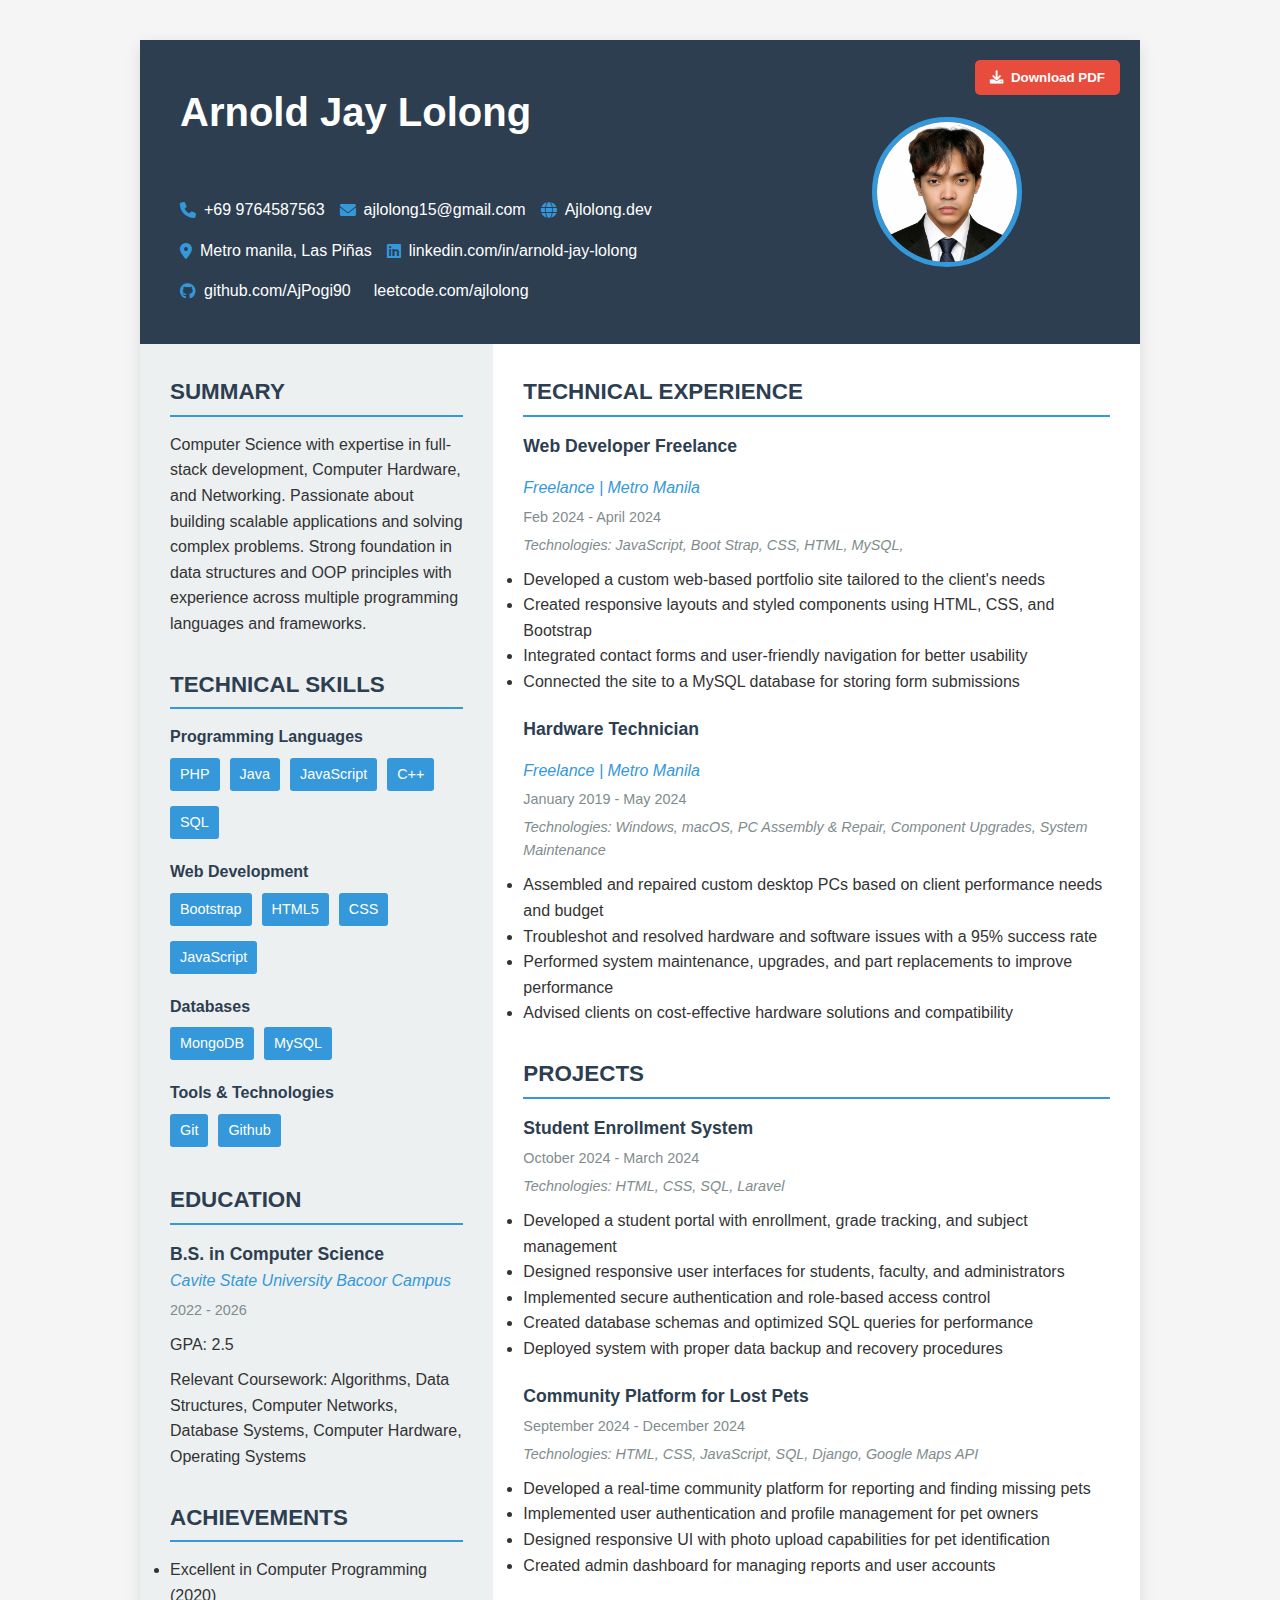
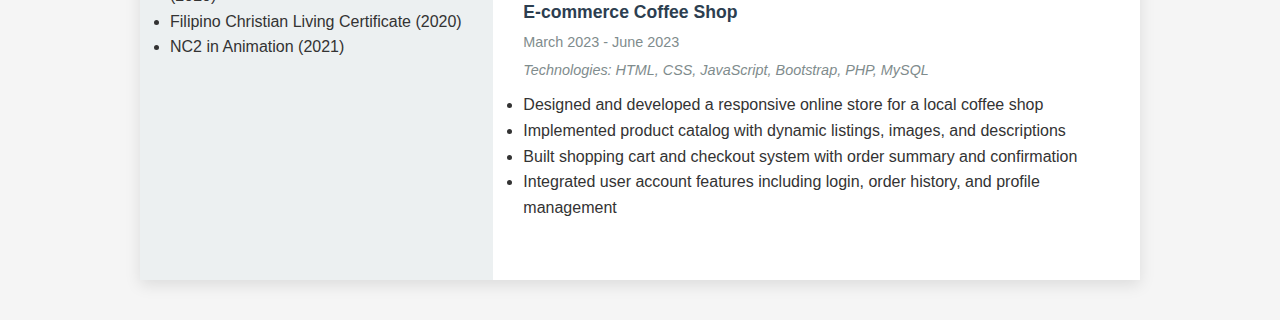
<file: resume.html>
<!DOCTYPE html>
<html lang="en">
<head>
    <meta charset="UTF-8">
    <meta name="viewport" content="width=device-width, initial-scale=1.0">
    <title>Arnold Jay Lolong | Resume</title>
    <style>
        /* Main Styles */
        :root {
            --primary-color: #2c3e50;
            --secondary-color: #3498db;
            --accent-color: #e74c3c;
            --light-color: #ecf0f1;
            --dark-color: #2c3e50;
            --text-color: #333;
            --light-text: #7f8c8d;
        }
        
        * {
            margin: 0;
            padding: 0;
            box-sizing: border-box;
            font-family: 'Segoe UI', Tahoma, Geneva, Verdana, sans-serif;
        }
        
        body {
            background-color: #f5f5f5;
            color: var(--text-color);
            line-height: 1.6;
        }
        
        .resume-container {
            max-width: 1000px;
            margin: 40px auto;
            background: white;
            box-shadow: 0 5px 15px rgba(0, 0, 0, 0.1);
            position: relative;
        }
        
        /* Header Styles */
        .resume-header {
            display: flex;
            padding: 40px;
            background-color: var(--primary-color);
            color: white;
        }
        
        .header-text {
            flex: 2;
        }
        
        .header-image {
            flex: 1;
            display: flex;
            justify-content: center;
            align-items: center;
        }
        
        .profile-img {
            width: 150px;
            height: 150px;
            border-radius: 50%;
            object-fit: cover;
            border: 5px solid var(--secondary-color);
        }
        
        h1 {
            font-size: 2.5rem;
            margin-bottom: 10px;
        }
        
        .job-title {
            font-size: 1.2rem;
            color: var(--secondary-color);
            margin-bottom: 15px;
        }
        
        .contact-info {
            display: flex;
            flex-wrap: wrap;
            gap: 15px;
        }
        
        .contact-item {
            display: flex;
            align-items: center;
        }
        
        .contact-item i {
            margin-right: 8px;
            color: var(--secondary-color);
        }
        
        /* Main Content */
        .resume-main {
            display: flex;
            padding: 0;
        }
        
        .left-column {
            flex: 1;
            padding: 30px;
            background-color: var(--light-color);
        }
        
        .right-column {
            flex: 2;
            padding: 30px;
        }
        
        /* Section Styles */
        .section {
            margin-bottom: 30px;
        }
        
        .section-title {
            color: var(--primary-color);
            border-bottom: 2px solid var(--secondary-color);
            padding-bottom: 5px;
            margin-bottom: 15px;
            font-size: 1.4rem;
        }
        
        /* Experience Items */
        .experience-item, .education-item, .project-item {
            margin-bottom: 20px;
        }
        
        .job-title, .degree, .project-name {
            font-weight: bold;
            font-size: 1.1rem;
            color: var(--dark-color);
        }
        
        .company, .university {
            color: var(--secondary-color);
            font-style: italic;
        }
        
        .date {
            color: var(--light-text);
            font-size: 0.9rem;
            margin: 5px 0;
        }
        
        .job-description, .degree-description, .project-description {
            margin-top: 10px;
        }
        
        /* Skills */
        .skills-container {
            display: flex;
            flex-wrap: wrap;
            gap: 10px;
        }
        
        .skill-category {
            margin-bottom: 15px;
        }
        
        .skill-category h3 {
            font-size: 1rem;
            color: var(--primary-color);
            margin-bottom: 8px;
        }
        
        .skill {
            background-color: var(--secondary-color);
            color: white;
            padding: 5px 10px;
            border-radius: 3px;
            font-size: 0.9rem;
            display: inline-block;
            margin-bottom: 5px;
        }
        
        /* Download Button */
        .download-btn {
            position: absolute;
            top: 20px;
            right: 20px;
            background-color: var(--accent-color);
            color: white;
            border: none;
            padding: 10px 15px;
            border-radius: 5px;
            cursor: pointer;
            font-weight: bold;
            display: flex;
            align-items: center;
            transition: all 0.3s ease;
        }
        
        .download-btn:hover {
            background-color: #c0392b;
            transform: translateY(-2px);
        }
        
        .download-btn i {
            margin-right: 8px;
        }
        
        /* Tech Stack */
        .tech-stack {
            font-size: 0.9rem;
            color: var(--light-text);
            font-style: italic;
            margin: 5px 0;
        }
        
        /* Responsive Design */
        @media (max-width: 768px) {
            .resume-header {
                flex-direction: column;
            }
            
            .header-image {
                margin-top: 20px;
            }
            
            .resume-main {
                flex-direction: column;
            }
            
            .download-btn {
                position: static;
                margin: 0 auto 20px;
                display: block;
                width: fit-content;
            }
        }
    </style>
    <link rel="stylesheet" href="https://cdnjs.cloudflare.com/ajax/libs/font-awesome/6.0.0-beta3/css/all.min.css">
</head>
<body>
    <div class="resume-container">
        <button class="download-btn" onclick="window.print()">
            <i class="fas fa-download"></i> Download PDF
        </button>
        
        <header class="resume-header">
            <div class="header-text">
                <h1>Arnold Jay Lolong</h1>
                <p class="job-title">Computer Science Graduate | Software Developer</p>
                <div class="contact-info">
                    <div class="contact-item">
                        <i class="fas fa-phone"></i>
                        <span>+69 9764587563</span>
                    </div>
                    <div class="contact-item">
                        <i class="fas fa-envelope"></i>
                        <span>ajlolong15@gmail.com</span>
                    </div>
                    <div class="contact-item">
                        <i class="fas fa-globe"></i>
                        <span>Ajlolong.dev</span>
                    </div>
                    <div class="contact-item">
                        <i class="fas fa-map-marker-alt"></i>
                        <span>Metro manila, Las Piñas</span>
                    </div>
                    <div class="contact-item">
                        <i class="fab fa-linkedin"></i>
                        <span>linkedin.com/in/arnold-jay-lolong</span>
                    </div>
                    <div class="contact-item">
                        <i class="fab fa-github"></i>
                        <span>github.com/AjPogi90</span>
                    </div>
                    <div class="contact-item">
                        <i class="fab fa-leetcode"></i>
                        <span>leetcode.com/ajlolong</span>
                    </div>
                </div>
            </div>
            <div class="header-image">
                <img src="image/1v1ID.PNG" alt="Profile Photo" class="profile-img">
            </div>
        </header>
        
        <main class="resume-main">
            <div class="left-column">
                <section class="section">
                    <h2 class="section-title">SUMMARY</h2>
                    <p>Computer Science with expertise in full-stack development, Computer Hardware, and Networking. Passionate about building scalable applications and solving complex problems. Strong foundation in data structures and OOP principles with experience across multiple programming languages and frameworks.</p>
                </section>
                
                <section class="section">
                    <h2 class="section-title">TECHNICAL SKILLS</h2>
                    <div class="skill-category">
                        <h3>Programming Languages</h3>
                        <div class="skills-container">
                            <span class="skill">PHP</span>
                            <span class="skill">Java</span>
                            <span class="skill">JavaScript</span>
                            <span class="skill">C++</span>
                            
                            <span class="skill">SQL</span>
                        </div>
                    </div>
                    
                    <div class="skill-category">
                        <h3>Web Development</h3>
                        <div class="skills-container">
                            <span class="skill">Bootstrap</span>
                            
                            
                            
                            <span class="skill">HTML5</span>
                            <span class="skill">CSS</span>
                            <span class="skill">JavaScript</span>
                        </div>
                    </div>
                    
                    <div class="skill-category">
                        <h3>Databases</h3>
                        <div class="skills-container">
                            <span class="skill">MongoDB</span>
                            <span class="skill">MySQL</span>
                            
                        </div>
                    </div>
                    
                    <div class="skill-category">
                        <h3>Tools & Technologies</h3>
                        <div class="skills-container">
                            <span class="skill">Git</span>
                            <span class="skill">Github</span>
                            
                        </div>
                    </div>
                </section>
                
                <section class="section">
                    <h2 class="section-title">EDUCATION</h2>
                    <div class="education-item">
                        <p class="degree">B.S. in Computer Science</p>
                        <p class="university">Cavite State University Bacoor Campus</p>
                        <p class="date">2022 - 2026</p>
                        <p class="degree-description">GPA: 2.5</p>
                        <p class="degree-description">Relevant Coursework: Algorithms, Data Structures, Computer Networks, Database Systems, Computer Hardware, Operating Systems</p>
                    </div>
                </section>
                
                <section class="section">
                    <h2 class="section-title">ACHIEVEMENTS</h2>
                    <ul>
                        <li>Excellent in Computer Programming (2020)</li>
                        <li>Filipino Christian Living Certificate (2020)</li>
                        <li>NC2 in Animation (2021)</li>
                    </ul>
                </section>
            </div>
           
            <div class="right-column">
                <section class="section">
                    <h2 class="section-title">TECHNICAL EXPERIENCE</h2>
                       <div class="experience-item">
                        <p class="job-title">Web Developer Freelance</p>
                        <p class="company">Freelance | Metro Manila</p>
                        <p class="date">Feb 2024 - April 2024</p>
                        <p class="tech-stack">Technologies: JavaScript, Boot Strap, CSS, HTML, MySQL,</p>
                        <ul class="job-description">
                            <li>Developed a custom web-based portfolio site tailored to the client's needs</li>
                            <li>Created responsive layouts and styled components using HTML, CSS, and Bootstrap</li>
                            <li>Integrated contact forms and user-friendly navigation for better usability</li>
                            <li>Connected the site to a MySQL database for storing form submissions</li>
                        </ul>
                    </div> 
                    
                    <div class="experience-item">
                        <p class="job-title">Hardware Technician</p>
                        <p class="company">Freelance | Metro Manila</p>
                        <p class="date">January 2019 - May 2024</p>
                        <p class="tech-stack">Technologies: Windows, macOS, PC Assembly & Repair, Component Upgrades, System Maintenance</p>
                        <ul class="job-description">
                            <li>Assembled and repaired custom desktop PCs based on client performance needs and budget</li>
                            <li>Troubleshot and resolved hardware and software issues with a 95% success rate</li>
                            <li>Performed system maintenance, upgrades, and part replacements to improve performance</li>
                            <li>Advised clients on cost-effective hardware solutions and compatibility</li>
                        </ul>
                    </div>
                </section>
                
                <section class="section">
                    <h2 class="section-title">PROJECTS</h2>
                    <div class="project-item">
                        <p class="project-name">Student Enrollment System</p>
                        <p class="date">October 2024 - March 2024</p>
                        <p class="tech-stack">Technologies: HTML, CSS, SQL, Laravel</p>
                        <ul class="project-description">
                            <li>Developed a student portal with enrollment, grade tracking, and subject management</li>
                            <li>Designed responsive user interfaces for students, faculty, and administrators</li>
                            <li>Implemented secure authentication and role-based access control</li>
                            <li>Created database schemas and optimized SQL queries for performance</li>
                            <li>Deployed system with proper data backup and recovery procedures</li>
                        </ul>
                    </div>
                    
                    <div class="project-item">
                        <p class="project-name">Community Platform for Lost Pets</p>
                        <p class="date">September 2024 - December 2024</p>
                        <p class="tech-stack">Technologies: HTML, CSS, JavaScript, SQL, Django, Google Maps API</p>
                        <ul class="project-description">
                            <li>Developed a real-time community platform for reporting and finding missing pets</li>
                            <li>Implemented user authentication and profile management for pet owners</li>
                            
                           <li>Designed responsive UI with photo upload capabilities for pet identification</li>
                           <li>Created admin dashboard for managing reports and user accounts</li>
                          
                        </ul>
                    </div>
                    
                    <div class="project-item">
                        <p class="project-name">E-commerce Coffee Shop</p>
                        <p class="date">March 2023 - June 2023</p>
                        <p class="tech-stack">Technologies: HTML, CSS, JavaScript, Bootstrap, PHP, MySQL</p>
                        <ul class="project-description">
                            <li>Designed and developed a responsive online store for a local coffee shop</li>
                            <li>Implemented product catalog with dynamic listings, images, and descriptions</li>
                            <li>Built shopping cart and checkout system with order summary and confirmation</li>
                            <li>Integrated user account features including login, order history, and profile management</li>
                        </ul>
                    </div>
                </section>
                
               
            </div>
        </main>
    </div>

    <script>
        // For actual PDF download functionality, you would need a library like jsPDF
        document.querySelector('.download-btn').addEventListener('click', function() {
            // This triggers the browser's print dialog
            // For true PDF generation, consider using jsPDF or similar
            window.print();
        });
    </script>
</body>
</html>
</file>
